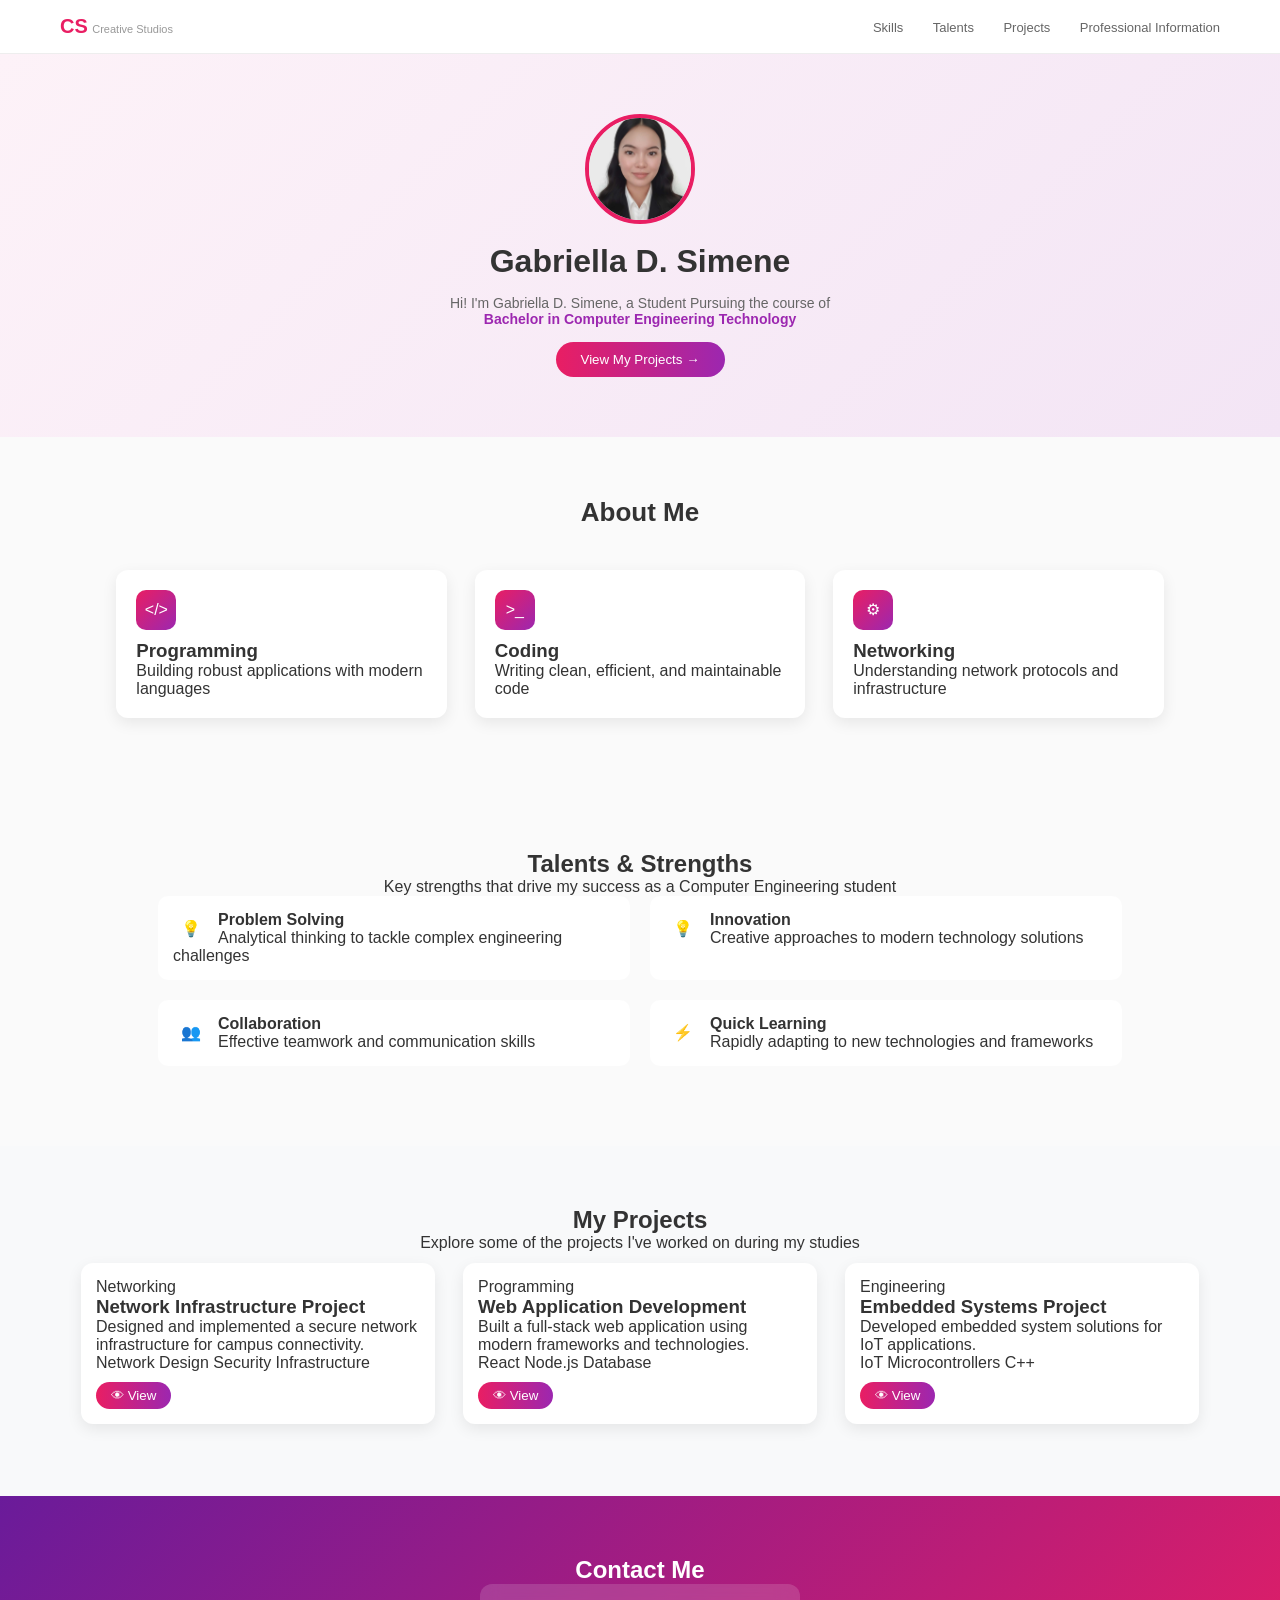
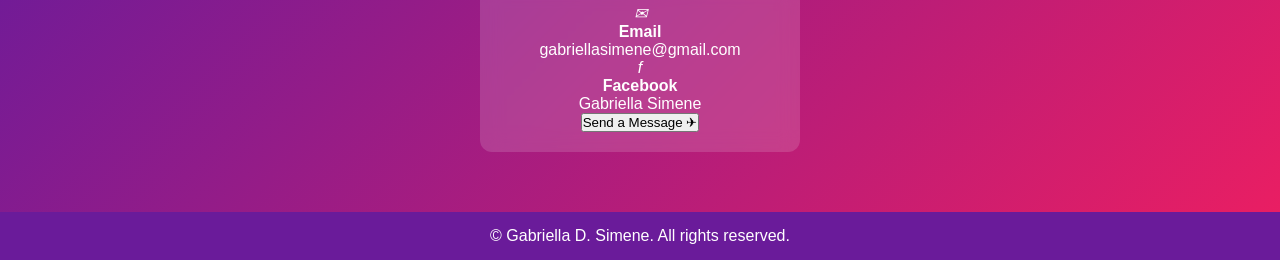
<file: index.html>
<!DOCTYPE html>
<html lang="en">
<head>
  <meta charset="UTF-8">
  <meta name="viewport" content="width=device-width, initial-scale=1.0">
  <title>Gabriella D. Simene - Portfolio</title>
  <link rel="stylesheet" href="style.css">
</head>
<body>

  <div class="nav">
    <div class="logo">
      <b>CS</b>
      <small>Creative Studios</small>
    </div>
    <div class="menu">
      <a href="#about">Skills</a>
      <a href="#talents">Talents</a>
      <a href="#projects">Projects</a>
      <a href="#contact">Professional Information</a>
    </div>
  </div>

  <div class="hero">
    <img src="[data-uri]" alt="Gabriella">
    <h1>Gabriella D. Simene</h1>
    <p>Hi! I'm Gabriella D. Simene, a Student Pursuing the course of</p>
    <p><span>Bachelor in Computer Engineering Technology</span></p>
    <button>View My Projects →</button>
  </div>

  <div class="about" id="about">
    <h2>About Me</h2>
    <div class="box">
      <div class="icon">&lt;/&gt;</div>
      <h3>Programming</h3>
      <p>Building robust applications with modern languages</p>
    </div>
    <div class="box">
      <div class="icon">&gt;_</div>
      <h3>Coding</h3>
      <p>Writing clean, efficient, and maintainable code</p>
    </div>
    <div class="box">
      <div class="icon">⚙</div>
      <h3>Networking</h3>
      <p>Understanding network protocols and infrastructure</p>
    </div>
  </div>

  <div class="talents" id="talents">
    <h2>Talents & Strengths</h2>
    <p>Key strengths that drive my success as a Computer Engineering student</p>
    <div class="talent-row">
      <div class="talent">
        <div class="icon blue">💡</div>
        <h4>Problem Solving</h4>
        <p>Analytical thinking to tackle complex engineering challenges</p>
      </div>
      <div class="talent">
        <div class="icon orange">💡</div>
        <h4>Innovation</h4>
        <p>Creative approaches to modern technology solutions</p>
      </div>
    </div>
    <div class="talent-row">
      <div class="talent">
        <div class="icon green">👥</div>
        <h4>Collaboration</h4>
        <p>Effective teamwork and communication skills</p>
      </div>
      <div class="talent">
        <div class="icon purple">⚡</div>
        <h4>Quick Learning</h4>
        <p>Rapidly adapting to new technologies and frameworks</p>
      </div>
    </div>
  </div>

  <div class="projects" id="projects">
    <h2>My Projects</h2>
    <p>Explore some of the projects I've worked on during my studies</p>
    <div class="proj">
      <span class="tag">Networking</span>
      <h3>Network Infrastructure Project</h3>
      <p>Designed and implemented a secure network infrastructure for campus connectivity.</p>
      <div class="tags">
        <span>Network Design</span>
        <span>Security</span>
        <span>Infrastructure</span>
      </div>
      <button>👁 View</button>
    </div>
    <div class="proj">
      <span class="tag">Programming</span>
      <h3>Web Application Development</h3>
      <p>Built a full-stack web application using modern frameworks and technologies.</p>
      <div class="tags">
        <span>React</span>
        <span>Node.js</span>
        <span>Database</span>
      </div>
      <button>👁 View</button>
    </div>
    <div class="proj">
      <span class="tag">Engineering</span>
      <h3>Embedded Systems Project</h3>
      <p>Developed embedded system solutions for IoT applications.</p>
      <div class="tags">
        <span>IoT</span>
        <span>Microcontrollers</span>
        <span>C++</span>
      </div>
      <button>👁 View</button>
    </div>
  </div>

  <div class="contact" id="contact">
    <h2>Contact Me</h2>
    <div class="contact-box">
      <div class="contact-item">
        <i>✉</i>
        <div class="contact-info">
          <h4>Email</h4>
          <p>gabriellasimene@gmail.com</p>
        </div>
      </div>
      <div class="contact-item">
        <i>f</i>
        <div class="contact-info">
          <h4>Facebook</h4>
          <p>Gabriella Simene</p>
        </div>
      </div>
      <button>Send a Message ✈</button>
    </div>
  </div>

  <footer>
    <p>© Gabriella D. Simene. All rights reserved.</p>
  </footer>

</body>
</html>
</file>
<file: style.css>
/* RESET */
* {
    margin: 0;
    padding: 0;
    box-sizing: border-box;
    font-family: 'Segoe UI', Arial, sans-serif;
}

body {
    background: #fafafa;
    color: #333;
}

/* NAV */
.nav {
    background: #fff;
    padding: 15px 60px;
    border-bottom: 1px solid #eee;
    display: flex;
    justify-content: space-between;
    align-items: center;
}

.logo b {
    color: #e91e63;
    font-size: 20px;
}

.logo small {
    color: #999;
    font-size: 11px;
}

.menu a {
    color: #666;
    text-decoration: none;
    margin-left: 25px;
    font-size: 13px;
    transition: 0.3s;
}

.menu a:hover {
    color: #e91e63;
}

/* HERO */
.hero {
    text-align: center;
    padding: 60px 20px;
    background: linear-gradient(135deg, #fdf2f8, #f3e5f5);
}

.hero img {
    width: 110px;
    height: 110px;
    border-radius: 50%;
    border: 4px solid #e91e63;
    object-fit: cover;
}

.hero h1 {
    font-size: 32px;
    margin: 15px 0;
}

.hero p {
    color: #666;
    font-size: 14px;
}

.hero span {
    color: #9c27b0;
    font-weight: bold;
}

.hero button {
    background: linear-gradient(90deg, #e91e63, #9c27b0);
    color: #fff;
    border: none;
    padding: 10px 25px;
    border-radius: 25px;
    margin-top: 15px;
    cursor: pointer;
    transition: 0.3s;
}

.hero button:hover {
    transform: scale(1.05);
}

/* ABOUT */
.about {
    padding: 60px 50px;
    text-align: center;
}

.about h2 {
    font-size: 26px;
    margin-bottom: 30px;
}

.box {
    display: inline-block;
    width: 28%;
    background: #fff;
    padding: 20px;
    margin: 1%;
    border-radius: 12px;
    box-shadow: 0 5px 15px rgba(0,0,0,0.08);
    text-align: left;
    transition: 0.3s;
}

.box:hover {
    transform: translateY(-5px);
}

.box .icon {
    width: 40px;
    height: 40px;
    background: linear-gradient(135deg, #e91e63, #9c27b0);
    border-radius: 10px;
    color: #fff;
    text-align: center;
    line-height: 40px;
    margin-bottom: 10px;
}

/* TALENTS */
.talents {
    padding: 60px 50px;
    text-align: center;
}

.talent-row {
    display: flex;
    justify-content: center;
    gap: 20px;
    margin-bottom: 20px;
}

.talent {
    width: 40%;
    text-align: left;
    background: #fff;
    padding: 15px;
    border-radius: 10px;
}

.talent .icon {
    width: 35px;
    height: 35px;
    border-radius: 6px;
    text-align: center;
    line-height: 35px;
    margin-right: 10px;
    float: left;
}

/* PROJECTS */
.projects {
    padding: 60px 50px;
    background: #f8f9fa;
    text-align: center;
}

.proj {
    display: inline-block;
    width: 30%;
    background: #fff;
    padding: 15px;
    margin: 1%;
    border-radius: 12px;
    box-shadow: 0 5px 15px rgba(0,0,0,0.08);
    text-align: left;
    transition: 0.3s;
}

.proj:hover {
    transform: translateY(-5px);
}

.proj button {
    background: linear-gradient(90deg, #e91e63, #9c27b0);
    color: #fff;
    border: none;
    padding: 6px 15px;
    border-radius: 20px;
    margin-top: 10px;
    cursor: pointer;
}

/* CONTACT */
.contact {
    padding: 60px 20px;
    background: linear-gradient(135deg, #6a1b9a, #e91e63);
    text-align: center;
    color: #fff;
}

.contact-box {
    background: rgba(255,255,255,0.15);
    max-width: 320px;
    margin: auto;
    padding: 20px;
    border-radius: 12px;
    backdrop-filter: blur(10px);
}

/* FOOTER */
footer {
    text-align: center;
    padding: 15px;
    background: #6a1b9a;
    color: #fff;
}
</file>
